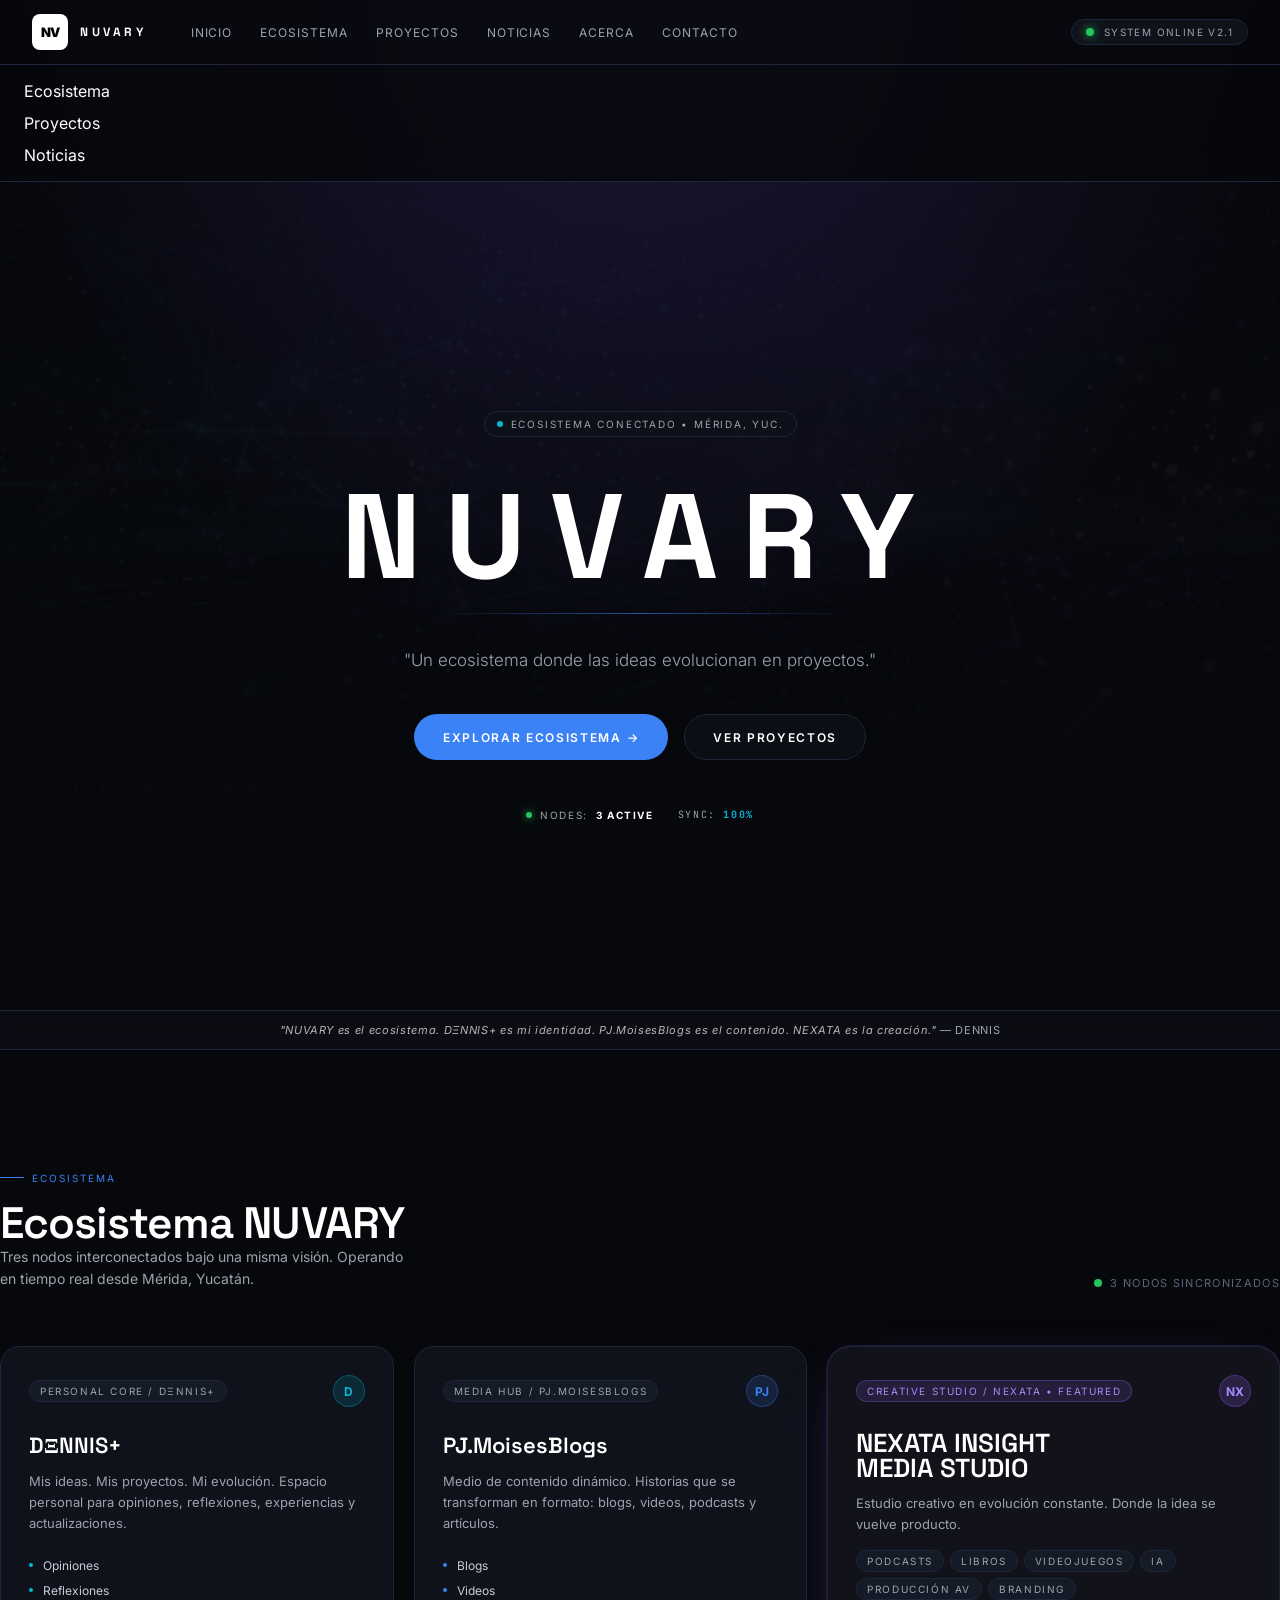
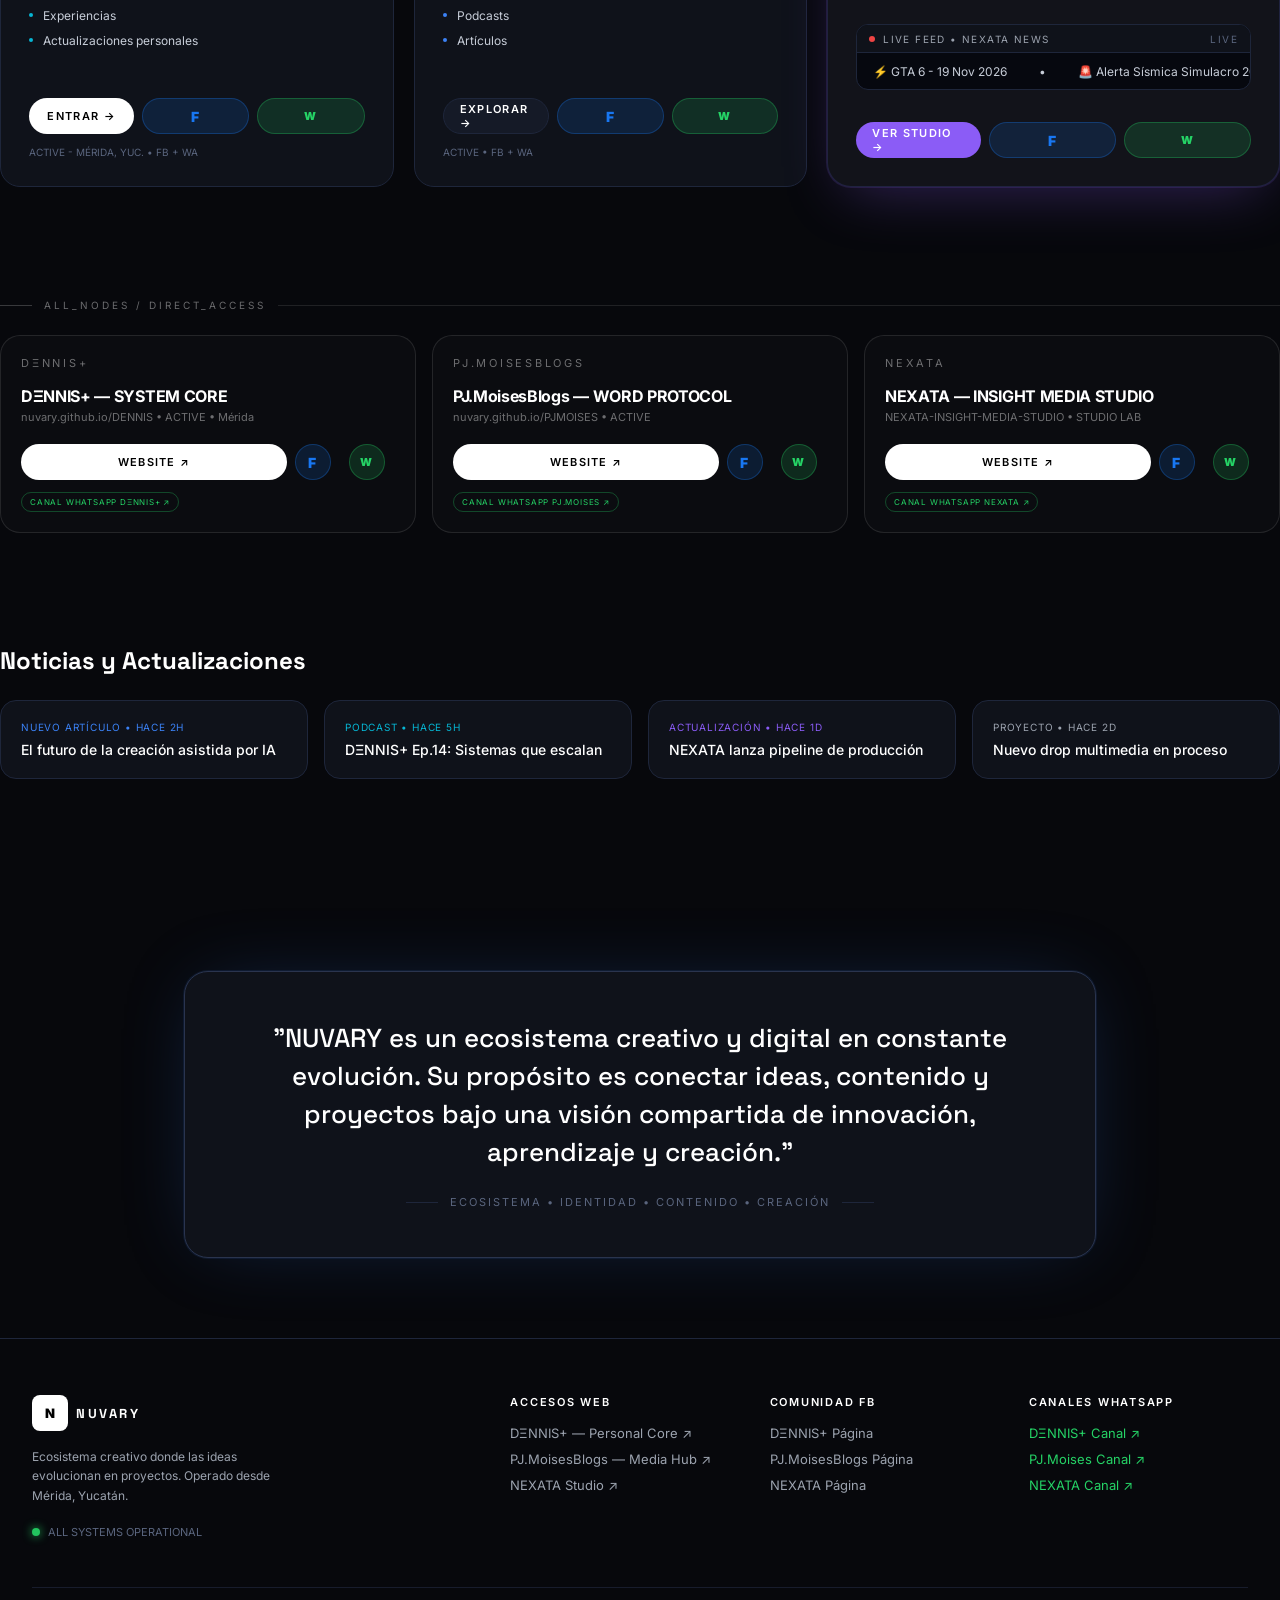
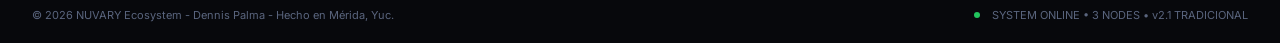
<file: index.html>
<!DOCTYPE html>
<html lang="es">
<head>
<meta charset="UTF-8">
<meta name="viewport" content="width=device-width, initial-scale=1.0">
<title>NUVARY — Ecosistema Digital</title>
<meta name="description" content="NUVARY es un ecosistema creativo y digital en constante evolución. Conecta DΞNNIS+, PJ.MoisesBlogs y NEXATA INSIGHT MEDIA STUDIO.">
<link rel="stylesheet" href="assets/css/style.css">
<link rel="icon" href="data:image/svg+xml,<svg xmlns='http://www.w3.org/2000/svg' viewBox='0 0 100 100'><rect width='100' height='100' rx='16' fill='white'/><text x='50%' y='55%' dominant-baseline='middle' text-anchor='middle' font-family='monospace' font-weight='900' font-size='40'>NV</text></svg>">
</head>
<body>

<div class="grid-bg">
  <img src="assets/img/cyber_grid.webp" alt="cyber grid">
  <div class="overlay"></div>
  <div class="radial"></div>
</div>

<header>
  <div class="container header-inner">
    <div class="logo">
      <div class="logo-icon">NV</div>
      <div class="logo-text">NUVARY</div>
      <nav class="desktop" style="margin-left:32px">
        <a href="#inicio" data-scroll="inicio">Inicio</a>
        <a href="#ecosistema" data-scroll="ecosistema">Ecosistema</a>
        <a href="#proyectos" data-scroll="proyectos">Proyectos</a>
        <a href="#noticias" data-scroll="noticias">Noticias</a>
        <a href="#acerca" data-scroll="acerca">Acerca</a>
        <a href="#contacto" data-scroll="contacto">Contacto</a>
      </nav>
    </div>
    <div style="display:flex;align-items:center;gap:12px">
      <div class="status"><span class="dot"></span> SYSTEM ONLINE v2.1</div>
      <button id="menuBtn" style="display:none" class="btn-sm btn-dark">☰</button>
    </div>
  </div>
  <div id="mobileMenu" class="hidden container" style="padding:16px 24px;border-top:1px solid var(--border)">
    <nav style="display:flex;flex-direction:column;gap:12px">
      <a href="#ecosistema" data-scroll="ecosistema">Ecosistema</a>
      <a href="#proyectos" data-scroll="proyectos">Proyectos</a>
      <a href="#noticias" data-scroll="noticias">Noticias</a>
    </nav>
  </div>
</header>

<section id="inicio" class="hero container">
  <div class="hero-badge"><span style="width:6px;height:6px;border-radius:50%;background:var(--cyan);display:inline-block;animation:pulseDot 2s infinite"></span> ECOSISTEMA CONECTADO • MÉRIDA, YUC.</div>
  <h1 class="display">NUVARY</h1>
  <div class="hero-line"></div>
  <p>"Un ecosistema donde las ideas evolucionan en proyectos."</p>
  <div class="hero-ctas">
    <a class="btn btn-primary" data-scroll="ecosistema" href="#ecosistema">Explorar ecosistema →</a>
    <a class="btn btn-ghost" data-scroll="proyectos" href="#proyectos">Ver proyectos</a>
  </div>
  <div style="margin-top:48px;display:flex;align-items:center;gap:24px;font-size:10px;letter-spacing:0.16em;text-transform:uppercase;color:var(--muted)">
    <span style="display:flex;align-items:center;gap:8px"><span style="width:6px;height:6px;border-radius:50%;background:var(--green);box-shadow:0 0 8px var(--green)"></span> NODES: <b style="color:#fff">3 ACTIVE</b></span>
    <span class="mono">SYNC: <b style="color:var(--cyan)">100%</b></span>
  </div>
</section>

<div class="manifesto-strip">
  <p><span>"NUVARY es el ecosistema. DΞNNIS+ es mi identidad. PJ.MoisesBlogs es el contenido. NEXATA es la creación."</span> — DENNIS</p>
</div>

<section id="ecosistema" class="section container">
  <div class="section-head">
    <div>
      <div style="display:inline-flex;align-items:center;gap:8px;font-size:10px;letter-spacing:0.2em;text-transform:uppercase;color:var(--blue);margin-bottom:16px"><span style="width:24px;height:1px;background:var(--blue)"></span> Ecosistema</div>
      <h2>Ecosistema NUVARY</h2>
      <p>Tres nodos interconectados bajo una misma visión. Operando en tiempo real desde Mérida, Yucatán.</p>
    </div>
    <div style="font-size:11px;letter-spacing:0.12em;text-transform:uppercase;color:var(--dim);display:flex;align-items:center;gap:8px"><span style="width:8px;height:8px;border-radius:50%;background:var(--green)"></span> 3 NODOS SINCRONIZADOS</div>
  </div>

  <div class="ecosystem-grid">
    <!-- DΞNNIS+ -->
    <div class="card">
      <div class="card-top">
        <span class="badge">Personal Core / DΞNNIS+</span>
        <div class="card-icon" style="background:rgba(6,182,214,0.15);border-color:rgba(6,182,214,0.3);color:var(--cyan)">D</div>
      </div>
      <h3>DΞNNIS+</h3>
      <p class="desc">Mis ideas. Mis proyectos. Mi evolución. Espacio personal para opiniones, reflexiones, experiencias y actualizaciones.</p>
      <ul>
        <li><span style="background:var(--cyan)"></span> Opiniones</li>
        <li><span style="background:var(--cyan)"></span> Reflexiones</li>
        <li><span style="background:var(--cyan)"></span> Experiencias</li>
        <li><span style="background:var(--cyan)"></span> Actualizaciones personales</li>
      </ul>
      <div class="card-actions">
        <div class="action-row">
          <a href="https://nuvary.github.io/DENNIS/" target="_blank" rel="noopener" class="btn-sm btn-white">ENTRAR →</a>
          <a href="https://www.facebook.com/share/1PQ3nu7xQy/" target="_blank" rel="noopener" class="btn-sm btn-fb">f</a>
          <a href="https://whatsapp.com/channel/0029VbDUh7jC6ZvfocqMhA1c" target="_blank" rel="noopener" class="btn-sm btn-wa">W</a>
        </div>
        <div style="font-size:10px;color:var(--dim)">ACTIVE - MÉRIDA, YUC. • FB + WA</div>
      </div>
    </div>

    <!-- PJ.MoisesBlogs -->
    <div class="card">
      <div class="card-top">
        <span class="badge">Media Hub / PJ.MOISESBLOGS</span>
        <div class="card-icon" style="background:rgba(59,130,246,0.15);border-color:rgba(59,130,246,0.3);color:var(--blue)">PJ</div>
      </div>
      <h3>PJ.MoisesBlogs</h3>
      <p class="desc">Medio de contenido dinámico. Historias que se transforman en formato: blogs, videos, podcasts y artículos.</p>
      <ul>
        <li><span style="background:var(--blue)"></span> Blogs</li>
        <li><span style="background:var(--blue)"></span> Videos</li>
        <li><span style="background:var(--blue)"></span> Podcasts</li>
        <li><span style="background:var(--blue)"></span> Artículos</li>
      </ul>
      <div class="card-actions">
        <div class="action-row">
          <a href="https://nuvary.github.io/PJMOISES/" target="_blank" rel="noopener" class="btn-sm btn-dark">EXPLORAR →</a>
          <a href="https://www.facebook.com/share/1DT39w4nMu/" target="_blank" rel="noopener" class="btn-sm btn-fb">f</a>
          <a href="https://whatsapp.com/channel/0029VbBhlOaEKyZ7x7xpn12m" target="_blank" rel="noopener" class="btn-sm btn-wa">W</a>
        </div>
        <div style="font-size:10px;color:var(--dim)">ACTIVE • FB + WA</div>
      </div>
    </div>

    <!-- NEXATA -->
    <div class="card card-featured">
      <div class="card-top">
        <span class="badge" style="background:rgba(139,92,246,0.15);border-color:rgba(139,92,246,0.3);color:#A78BFA">Creative Studio / NEXATA • Featured</span>
        <div class="card-icon" style="background:rgba(139,92,246,0.2);border-color:rgba(139,92,246,0.3);color:#A78BFA">NX</div>
      </div>
      <h3 style="font-size:26px;line-height:0.95">NEXATA INSIGHT<br>MEDIA STUDIO</h3>
      <p class="desc">Estudio creativo en evolución constante. Donde la idea se vuelve producto.</p>
      <div style="margin-top:16px;display:flex;flex-wrap:wrap;gap:6px">
        <span class="badge">Podcasts</span><span class="badge">Libros</span><span class="badge">Videojuegos</span><span class="badge">IA</span><span class="badge">Producción AV</span><span class="badge">Branding</span>
      </div>
      <div class="live-feed">
        <div class="live-head"><span style="width:6px;height:6px;border-radius:50%;background:#EF4444;display:inline-block;animation:pulseDot 2s infinite"></span> LIVE FEED • NEXATA NEWS <span style="margin-left:auto;color:var(--dim)">LIVE</span></div>
        <div class="live-body"><div class="ticker"><span>⚡ GTA 6 - 19 Nov 2026</span><span>•</span><span>🚨 Alerta Sísmica Simulacro 2026</span><span>•</span><span>💿 Zorin OS 18 Beta</span><span>•</span><span>🎙️ Podcast S02 en producción</span><span>•</span><span>⚡ GTA 6 - 19 Nov 2026</span></div></div>
      </div>
      <div class="card-actions">
        <div class="action-row">
          <a href="https://nuvary.github.io/NEXATA-INSIGHT-MEDIA-STUDIO/index.html" target="_blank" rel="noopener" class="btn-sm btn-white" style="background:var(--purple);color:#fff">VER STUDIO →</a>
          <a href="https://www.facebook.com/share/1HjgG5f7fQ/" target="_blank" rel="noopener" class="btn-sm btn-fb">f</a>
          <a href="https://whatsapp.com/channel/0029VbAnhpvFcow7gSQkGM2r" target="_blank" rel="noopener" class="btn-sm btn-wa">W</a>
        </div>
      </div>
    </div>
  </div>
</section>

<section id="proyectos" class="section container" style="padding-top:0">
  <div style="display:flex;align-items:center;gap:12px;margin-bottom:24px">
    <div style="height:1px;width:32px;background:rgba(255,255,255,0.2)"></div>
    <div style="font-size:10px;letter-spacing:0.3em;color:rgba(255,255,255,0.4)">ALL_NODES / DIRECT_ACCESS</div>
    <div style="height:1px;flex:1;background:rgba(255,255,255,0.1)"></div>
  </div>
  <div class="nodes-grid">
    <div class="node">
      <div class="node-label">DΞNNIS+</div>
      <div class="node-title">DΞNNIS+ — SYSTEM CORE</div>
      <div class="node-meta">nuvary.github.io/DENNIS • ACTIVE • Mérida</div>
      <div class="node-links">
        <a href="https://nuvary.github.io/DENNIS/" target="_blank" class="btn-sm btn-white">WEBSITE ↗</a>
        <a href="https://www.facebook.com/share/1PQ3nu7xQy/" target="_blank" class="btn-sm btn-fb">f</a>
        <a href="https://whatsapp.com/channel/0029VbDUh7jC6ZvfocqMhA1c" target="_blank" class="btn-sm btn-wa">W</a>
      </div>
      <a href="https://whatsapp.com/channel/0029VbDUh7jC6ZvfocqMhA1c" target="_blank" class="node-wa-label">CANAL WHATSAPP DΞNNIS+ ↗</a>
    </div>
    <div class="node">
      <div class="node-label">PJ.MOISESBLOGS</div>
      <div class="node-title">PJ.MoisesBlogs — WORD PROTOCOL</div>
      <div class="node-meta">nuvary.github.io/PJMOISES • ACTIVE</div>
      <div class="node-links">
        <a href="https://nuvary.github.io/PJMOISES/" target="_blank" class="btn-sm btn-white">WEBSITE ↗</a>
        <a href="https://www.facebook.com/share/1DT39w4nMu/" target="_blank" class="btn-sm btn-fb">f</a>
        <a href="https://whatsapp.com/channel/0029VbBhlOaEKyZ7x7xpn12m" target="_blank" class="btn-sm btn-wa">W</a>
      </div>
      <a href="https://whatsapp.com/channel/0029VbBhlOaEKyZ7x7xpn12m" target="_blank" class="node-wa-label">CANAL WHATSAPP PJ.MOISES ↗</a>
    </div>
    <div class="node">
      <div class="node-label">NEXATA</div>
      <div class="node-title">NEXATA — INSIGHT MEDIA STUDIO</div>
      <div class="node-meta">NEXATA-INSIGHT-MEDIA-STUDIO • STUDIO LAB</div>
      <div class="node-links">
        <a href="https://nuvary.github.io/NEXATA-INSIGHT-MEDIA-STUDIO/index.html" target="_blank" class="btn-sm btn-white">WEBSITE ↗</a>
        <a href="https://www.facebook.com/share/1HjgG5f7fQ/" target="_blank" class="btn-sm btn-fb">f</a>
        <a href="https://whatsapp.com/channel/0029VbAnhpvFcow7gSQkGM2r" target="_blank" class="btn-sm btn-wa">W</a>
      </div>
      <a href="https://whatsapp.com/channel/0029VbAnhpvFcow7gSQkGM2r" target="_blank" class="node-wa-label">CANAL WHATSAPP NEXATA ↗</a>
    </div>
  </div>
</section>

<section id="noticias" class="section container" style="padding-top:0">
  <h3 class="display" style="font-size:24px;margin-bottom:24px">Noticias y Actualizaciones</h3>
  <div class="news-grid">
    <a href="https://nuvary.github.io/NEXATA-INSIGHT-MEDIA-STUDIO/index.html" target="_blank" class="news-card"><div class="news-meta">NUEVO ARTÍCULO • hace 2h</div><div style="font-size:14px;font-weight:500">El futuro de la creación asistida por IA</div></a>
    <a href="https://nuvary.github.io/DENNIS/" target="_blank" class="news-card"><div class="news-meta" style="color:var(--cyan)">PODCAST • hace 5h</div><div style="font-size:14px;font-weight:500">DΞNNIS+ Ep.14: Sistemas que escalan</div></a>
    <a href="https://nuvary.github.io/NEXATA-INSIGHT-MEDIA-STUDIO/index.html" target="_blank" class="news-card"><div class="news-meta" style="color:var(--purple)">ACTUALIZACIÓN • hace 1d</div><div style="font-size:14px;font-weight:500">NEXATA lanza pipeline de producción</div></a>
    <a href="https://nuvary.github.io/PJMOISES/" target="_blank" class="news-card"><div class="news-meta" style="color:var(--muted)">PROYECTO • hace 2d</div><div style="font-size:14px;font-weight:500">Nuevo drop multimedia en proceso</div></a>
  </div>
</section>

<section id="acerca" class="about">
  <div class="about-box">
    <p>"NUVARY es un ecosistema creativo y digital en constante evolución. Su propósito es conectar ideas, contenido y proyectos bajo una visión compartida de innovación, aprendizaje y creación."</p>
    <div style="margin-top:24px;display:flex;align-items:center;justify-content:center;gap:12px;font-size:11px;letter-spacing:0.18em;text-transform:uppercase;color:var(--dim)"><span style="width:32px;height:1px;background:var(--border)"></span> Ecosistema • Identidad • Contenido • Creación <span style="width:32px;height:1px;background:var(--border)"></span></div>
  </div>
</section>

<footer id="contacto" class="footer">
  <div class="container">
    <div class="footer-grid">
      <div>
        <div style="display:flex;align-items:center;gap:8px;margin-bottom:16px"><div class="logo-icon">N</div><span class="display" style="font-weight:700;letter-spacing:0.2em;font-size:13px">NUVARY</span></div>
        <p style="font-size:12px;line-height:1.6;color:var(--muted);max-width:260px">Ecosistema creativo donde las ideas evolucionan en proyectos. Operado desde Mérida, Yucatán.</p>
        <div style="margin-top:20px;display:flex;align-items:center;gap:8px;font-size:11px;color:var(--dim)"><span class="dot"></span> ALL SYSTEMS OPERATIONAL</div>
      </div>
      <div>
        <h4>Accesos Web</h4>
        <div class="footer-links">
          <a href="https://nuvary.github.io/DENNIS/" target="_blank">DΞNNIS+ — Personal Core ↗</a>
          <a href="https://nuvary.github.io/PJMOISES/" target="_blank">PJ.MoisesBlogs — Media Hub ↗</a>
          <a href="https://nuvary.github.io/NEXATA-INSIGHT-MEDIA-STUDIO/index.html" target="_blank">NEXATA Studio ↗</a>
        </div>
      </div>
      <div>
        <h4>Comunidad FB</h4>
        <div class="footer-links">
          <a href="https://www.facebook.com/share/1PQ3nu7xQy/" target="_blank">DΞNNIS+ Página</a>
          <a href="https://www.facebook.com/share/1DT39w4nMu/" target="_blank">PJ.MoisesBlogs Página</a>
          <a href="https://www.facebook.com/share/1HjgG5f7fQ/" target="_blank">NEXATA Página</a>
        </div>
      </div>
      <div>
        <h4>Canales WhatsApp</h4>
        <div class="footer-links">
          <a href="https://whatsapp.com/channel/0029VbDUh7jC6ZvfocqMhA1c" target="_blank" style="color:var(--wa)">DΞNNIS+ Canal ↗</a>
          <a href="https://whatsapp.com/channel/0029VbBhlOaEKyZ7x7xpn12m" target="_blank" style="color:var(--wa)">PJ.Moises Canal ↗</a>
          <a href="https://whatsapp.com/channel/0029VbAnhpvFcow7gSQkGM2r" target="_blank" style="color:var(--wa)">NEXATA Canal ↗</a>
        </div>
      </div>
    </div>
    <div class="footer-bottom">
      <span>© <span id="year">2026</span> NUVARY Ecosystem - Dennis Palma - Hecho en Mérida, Yuc.</span>
      <span style="display:flex;align-items:center;gap:12px"><span style="width:6px;height:6px;border-radius:50%;background:var(--green)"></span> SYSTEM ONLINE • 3 NODES • v2.1 TRADICIONAL</span>
    </div>
  </div>
</footer>

<script src="assets/js/main.js"></script>
</body>
</html>
</file>
<file: assets/css/style.css>
@import url('https://fonts.googleapis.com/css2?family=Space+Grotesk:wght@400;500;600;700&family=Inter:wght@300;400;500;600&family=JetBrains+Mono:wght@400;500&display=swap');
*{margin:0;padding:0;box-sizing:border-box}
:root{--bg:#07080C;--card:#0F121A;--card2:#151A27;--border:#1E263B;--border2:#2A344E;--text:#FFFFFF;--muted:#9CA3AF;--dim:#5A657E;--blue:#3B82F6;--cyan:#06B6D4;--purple:#8B5CF6;--green:#22C55E;--fb:#1877F2;--wa:#25D366}
html{scroll-behavior:smooth}
body{background:var(--bg);color:var(--text);font-family:'Inter',sans-serif;overflow-x:hidden}
.mono{font-family:'JetBrains Mono',monospace}
.display{font-family:'Space Grotesk',sans-serif}
a{color:inherit;text-decoration:none}
.grid-bg{position:fixed;inset:0;z-index:0;pointer-events:none}
.grid-bg img{width:100%;height:100%;object-fit:cover;opacity:0.22}
.grid-bg .overlay{position:absolute;inset:0;background:linear-gradient(to bottom, var(--bg), rgba(7,8,12,0.8) 50%, var(--bg));}
.grid-bg .radial{position:absolute;inset:0;background:radial-gradient(circle at 50% 0%, rgba(124,92,255,0.18), transparent 60%)}
.container{max-width:1280px;margin:0 auto;padding:0 24px;position:relative;z-index:1}
@media(min-width:768px){.container{padding:0 32px}}
header{position:sticky;top:0;z-index:50;backdrop-filter:blur(20px);background:rgba(7,8,12,0.8);border-bottom:1px solid var(--border)}
.header-inner{display:flex;align-items:center;justify-content:space-between;height:64px}
.logo{display:flex;align-items:center;gap:12px}
.logo-icon{width:36px;height:36px;border-radius:8px;background:#fff;color:#000;display:grid;place-items:center;font-weight:900;font-size:13px;letter-spacing:-0.05em}
.logo-text{font-family:'Space Grotesk';font-weight:700;letter-spacing:0.3em;font-size:12px}
nav.desktop{display:none;gap:28px}
@media(min-width:1024px){nav.desktop{display:flex}}
nav.desktop a{font-size:12px;letter-spacing:0.08em;text-transform:uppercase;color:var(--muted);transition:0.2s}
nav.desktop a:hover{color:#fff}
.status{display:flex;align-items:center;gap:10px;padding:6px 14px;border-radius:999px;background:var(--card);border:1px solid var(--border);font-size:10px;letter-spacing:0.14em;text-transform:uppercase;color:var(--muted)}
.dot{width:8px;height:8px;border-radius:50%;background:var(--green);box-shadow:0 0 10px var(--green);animation:pulseDot 2s infinite}
@keyframes pulseDot{0%,100%{opacity:1;transform:scale(1)}50%{opacity:0.5;transform:scale(0.85)}}
.hero{min-height:92vh;display:flex;flex-direction:column;align-items:center;justify-content:center;text-align:center;padding:80px 24px 40px;position:relative}
.hero-badge{display:inline-flex;align-items:center;gap:8px;padding:6px 12px;border-radius:999px;background:rgba(15,18,26,0.8);border:1px solid var(--border);font-size:10px;letter-spacing:0.18em;text-transform:uppercase;color:var(--muted);margin-bottom:40px;backdrop-filter:blur(10px)}
.hero h1{font-family:'Space Grotesk';font-size:54px;font-weight:700;letter-spacing:0.2em;line-height:1}
@media(min-width:768px){.hero h1{font-size:92px}}
@media(min-width:1024px){.hero h1{font-size:120px}}
.hero-line{margin-top:16px;height:1px;width:280px;background:linear-gradient(90deg, transparent, rgba(59,130,246,0.6), transparent)}
@media(min-width:768px){.hero-line{width:420px}}
.hero p{margin-top:32px;max-width:560px;font-size:15px;line-height:1.7;color:var(--muted);font-weight:300}
@media(min-width:768px){.hero p{font-size:17px}}
.hero-ctas{margin-top:40px;display:flex;flex-direction:column;gap:16px}
@media(min-width:640px){.hero-ctas{flex-direction:row}}
.btn{height:46px;padding:0 28px;border-radius:999px;display:inline-flex;align-items:center;justify-content:center;gap:8px;font-size:12px;letter-spacing:0.14em;text-transform:uppercase;font-weight:600;transition:0.2s;cursor:pointer;border:1px solid transparent}
.btn-primary{background:var(--blue);color:#fff}
.btn-primary:hover{background:#2563EB;transform:translateY(-1px);box-shadow:0 0 24px rgba(59,130,246,0.4)}
.btn-ghost{background:rgba(15,18,26,0.7);border-color:var(--border);color:#fff;backdrop-filter:blur(10px)}
.btn-ghost:hover{border-color:rgba(255,255,255,0.2);background:rgba(255,255,255,0.05)}
.manifesto-strip{border-top:1px solid var(--border);border-bottom:1px solid var(--border);background:rgba(15,18,26,0.6);backdrop-filter:blur(10px);padding:12px 24px;display:flex;align-items:center;justify-content:center;gap:12px;text-align:center}
.manifesto-strip p{font-size:11px;color:var(--muted);letter-spacing:0.06em}
.manifesto-strip span{color:rgba(255,255,255,0.7);font-style:italic}
.section{padding:80px 0}
@media(min-width:768px){.section{padding:112px 0}}
.section-head{display:flex;flex-direction:column;gap:24px;margin-bottom:56px}
@media(min-width:768px){.section-head{flex-direction:row;align-items:end;justify-content:space-between}}
.section-head h2{font-family:'Space Grotesk';font-size:32px;font-weight:600;letter-spacing:-0.02em;line-height:1.05}
@media(min-width:768px){.section-head h2{font-size:44px}}
.section-head p{font-size:14px;color:var(--muted);max-width:420px;line-height:1.6}
.ecosystem-grid{display:grid;gap:20px}
@media(min-width:1024px){.ecosystem-grid{grid-template-columns:1fr 1fr 1.15fr}}
.card{position:relative;border-radius:20px;background:var(--card);border:1px solid var(--border);padding:24px;display:flex;flex-direction:column;transition:0.3s}
@media(min-width:768px){.card{padding:28px}}
.card:hover{border-color:var(--border2);transform:translateY(-4px)}
.card-top{display:flex;align-items:center;justify-content:space-between;margin-bottom:24px}
.badge{font-size:10px;letter-spacing:0.16em;text-transform:uppercase;padding:4px 10px;border-radius:999px;background:var(--card2);border:1px solid var(--border);color:var(--muted)}
.card-icon{width:32px;height:32px;border-radius:50%;display:grid;place-items:center;font-size:12px;font-weight:700;border:1px solid}
.card h3{font-family:'Space Grotesk';font-size:22px;font-weight:600}
.card p.desc{margin-top:12px;font-size:13px;line-height:1.6;color:var(--muted)}
.card ul{margin-top:24px;list-style:none;display:flex;flex-direction:column;gap:10px}
.card ul li{display:flex;align-items:center;gap:10px;font-size:12px;color:#C7CDD8}
.card ul li span{width:4px;height:4px;border-radius:50%}
.card-actions{margin-top:auto;padding-top:32px;display:flex;flex-direction:column;gap:12px}
.action-row{display:flex;gap:8px}
.btn-sm{height:36px;padding:0 16px;border-radius:999px;font-size:11px;letter-spacing:0.12em;text-transform:uppercase;font-weight:600;display:inline-flex;align-items:center;justify-content:center;transition:0.2s;cursor:pointer;flex:1}
.btn-white{background:#fff;color:#000}
.btn-white:hover{background:#E5E7EB}
.btn-dark{background:var(--card2);border:1px solid var(--border);color:#fff}
.btn-dark:hover{border-color:rgba(255,255,255,0.2)}
.btn-fb{width:36px;background:rgba(24,119,242,0.15);border:1px solid rgba(24,119,242,0.3);color:var(--fb);font-weight:900;font-size:14px}
.btn-fb:hover{background:rgba(24,119,242,0.25)}
.btn-wa{width:36px;background:rgba(37,211,102,0.15);border:1px solid rgba(37,211,102,0.3);color:var(--wa);font-weight:900}
.btn-wa:hover{background:rgba(37,211,102,0.25)}
.card-featured{border-radius:24px;background:#12131A;border:1px solid rgba(42,46,90,0.6);box-shadow:0 0 0 1px rgba(139,92,246,0.15), 0 20px 60px -20px rgba(139,92,246,0.35);overflow:hidden}
.live-feed{margin-top:24px;border-radius:12px;background:#06080F;border:1px solid var(--border);overflow:hidden}
.live-head{display:flex;align-items:center;gap:8px;padding:0 12px;height:28px;border-bottom:1px solid var(--border);background:var(--card);font-size:10px;letter-spacing:0.14em;text-transform:uppercase;color:var(--muted)}
.live-body{height:36px;overflow:hidden;display:flex;align-items:center;position:relative}
.ticker{display:flex;gap:32px;white-space:nowrap;animation:ticker 22s linear infinite;padding:0 16px;font-size:12px;color:#C7CDD8}
@keyframes ticker{0%{transform:translateX(0)}100%{transform:translateX(-50%)}}
.nodes-grid{display:grid;gap:16px}
@media(min-width:768px){.nodes-grid{grid-template-columns:repeat(3,1fr)}}
.node{border-radius:20px;border:1px solid rgba(255,255,255,0.1);background:rgba(255,255,255,0.02);padding:20px;transition:0.2s}
.node:hover{background:rgba(255,255,255,0.04);border-color:rgba(255,255,255,0.15)}
.node-label{font-size:11px;letter-spacing:0.25em;color:rgba(255,255,255,0.4)}
.node-title{margin-top:16px;font-size:16px;font-weight:700;letter-spacing:-0.02em}
.node-meta{margin-top:4px;font-size:11px;color:rgba(255,255,255,0.4)}
.node-links{margin-top:20px;display:grid;grid-template-columns:1fr 46px 46px;gap:8px}
.node-wa-label{margin-top:12px;display:inline-flex;font-size:8px;letter-spacing:0.1em;padding:4px 8px;border-radius:999px;border:1px solid rgba(37,211,102,0.3);color:var(--wa)}
.news-grid{display:grid;gap:16px}
@media(min-width:768px){.news-grid{grid-template-columns:repeat(4,1fr)}}
.news-card{border-radius:16px;background:var(--card);border:1px solid var(--border);padding:20px;transition:0.2s}
.news-card:hover{border-color:var(--border2);transform:translateY(-2px)}
.news-meta{font-size:10px;color:var(--blue);letter-spacing:0.08em;text-transform:uppercase;margin-bottom:8px}
.about{max-width:960px;margin:0 auto;text-align:center;padding:80px 24px}
.about-box{border-radius:24px;border:1px solid var(--border2);background:var(--card);padding:32px;box-shadow:0 0 0 1px rgba(59,130,246,0.1), 0 0 80px -20px rgba(59,130,246,0.25);position:relative}
@media(min-width:768px){.about-box{padding:48px}}
.about-box p{font-family:'Space Grotesk';font-size:20px;line-height:1.45;font-weight:500}
@media(min-width:768px){.about-box p{font-size:26px}}
footer{border-top:1px solid var(--border);background:var(--bg);padding:56px 0 0}
.footer-grid{display:grid;gap:40px}
@media(min-width:768px){.footer-grid{grid-template-columns:2fr 1fr 1fr 1fr}}
.footer h4{font-size:11px;letter-spacing:0.16em;text-transform:uppercase;font-weight:600;margin-bottom:16px}
.footer-links{display:flex;flex-direction:column;gap:10px}
.footer-links a{font-size:13px;color:var(--muted);transition:0.2s}
.footer-links a:hover{color:#fff}
.footer-bottom{margin-top:48px;border-top:1px solid rgba(30,38,59,0.7);height:56px;display:flex;flex-direction:column;align-items:center;justify-content:center;gap:8px;font-size:11px;color:var(--dim)}
@media(min-width:768px){.footer-bottom{flex-direction:row;justify-content:space-between}}
</file>
